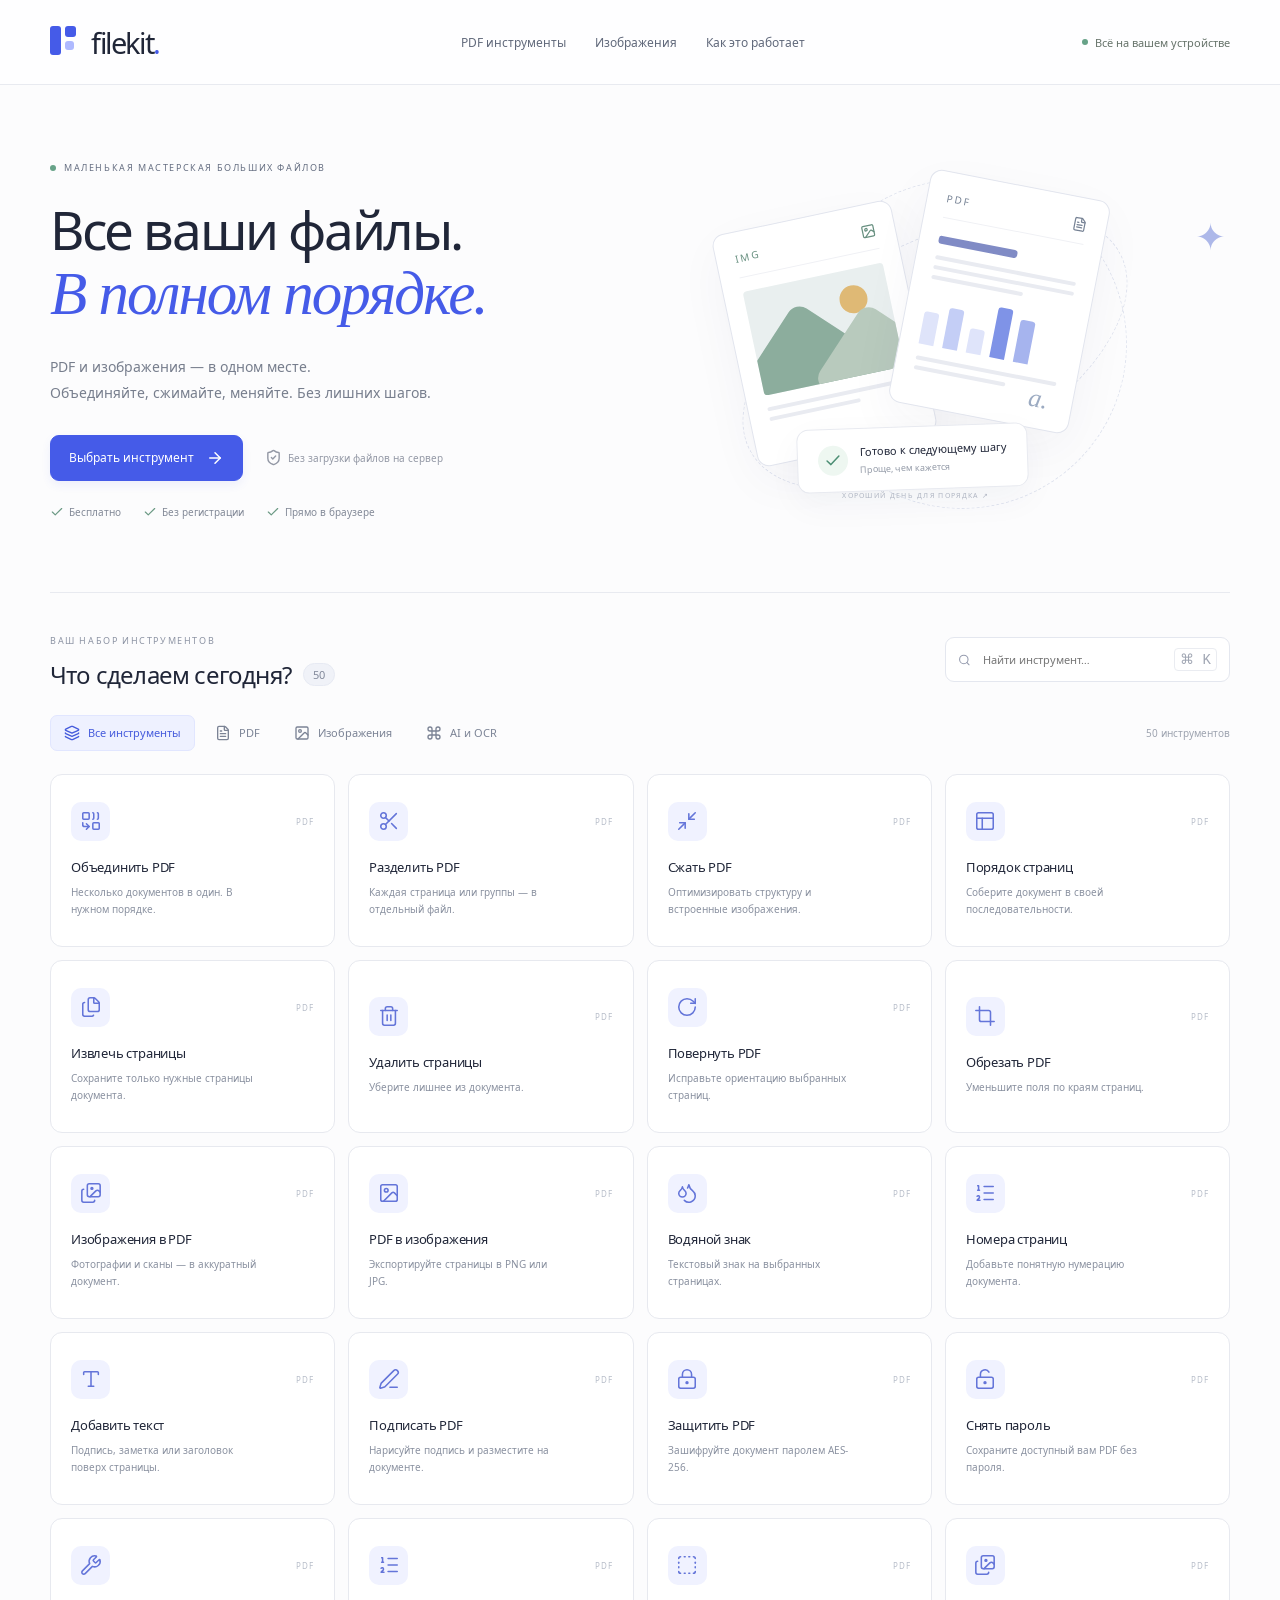
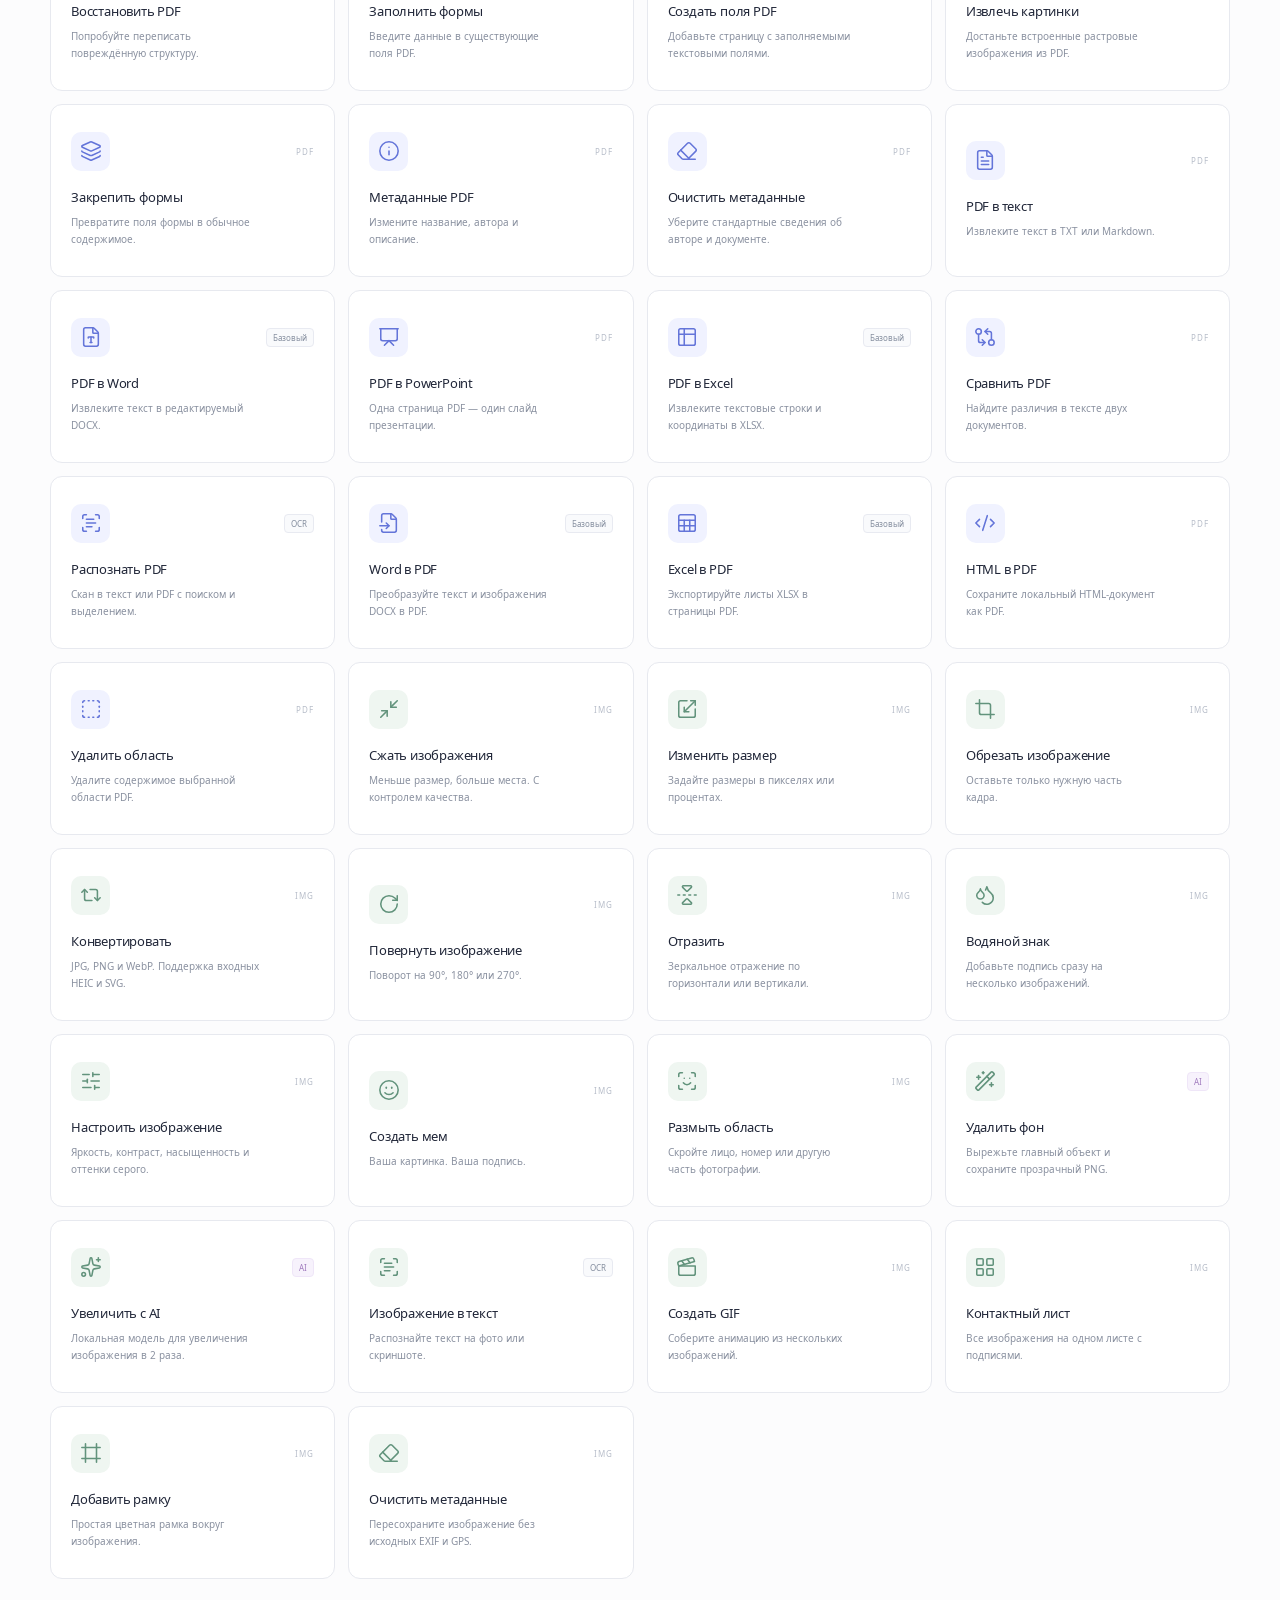
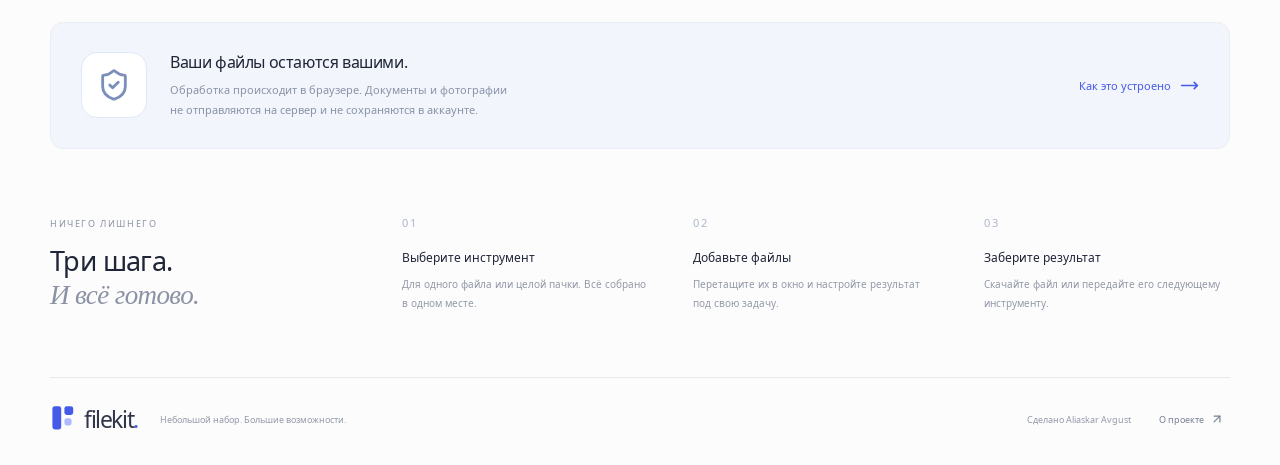
<file: index.html>
<!doctype html><html lang="ru"><head><meta charset="UTF-8"/><meta name="viewport" content="width=device-width,initial-scale=1.0"/><meta name="theme-color" content="#f7f8fc"/><meta name="description" content="FileKit — бесплатные инструменты PDF и изображений. Обработка файлов прямо в браузере."/><link rel="icon" href="./favicon.svg"/><title>FileKit — файлы в порядке</title>  <script type="module" crossorigin src="./assets/index-DW647LZd.js"></script>
  <link rel="stylesheet" crossorigin href="./assets/index-C4hDKosQ.css">
</head><body><div id="root"></div></body></html>
</file>
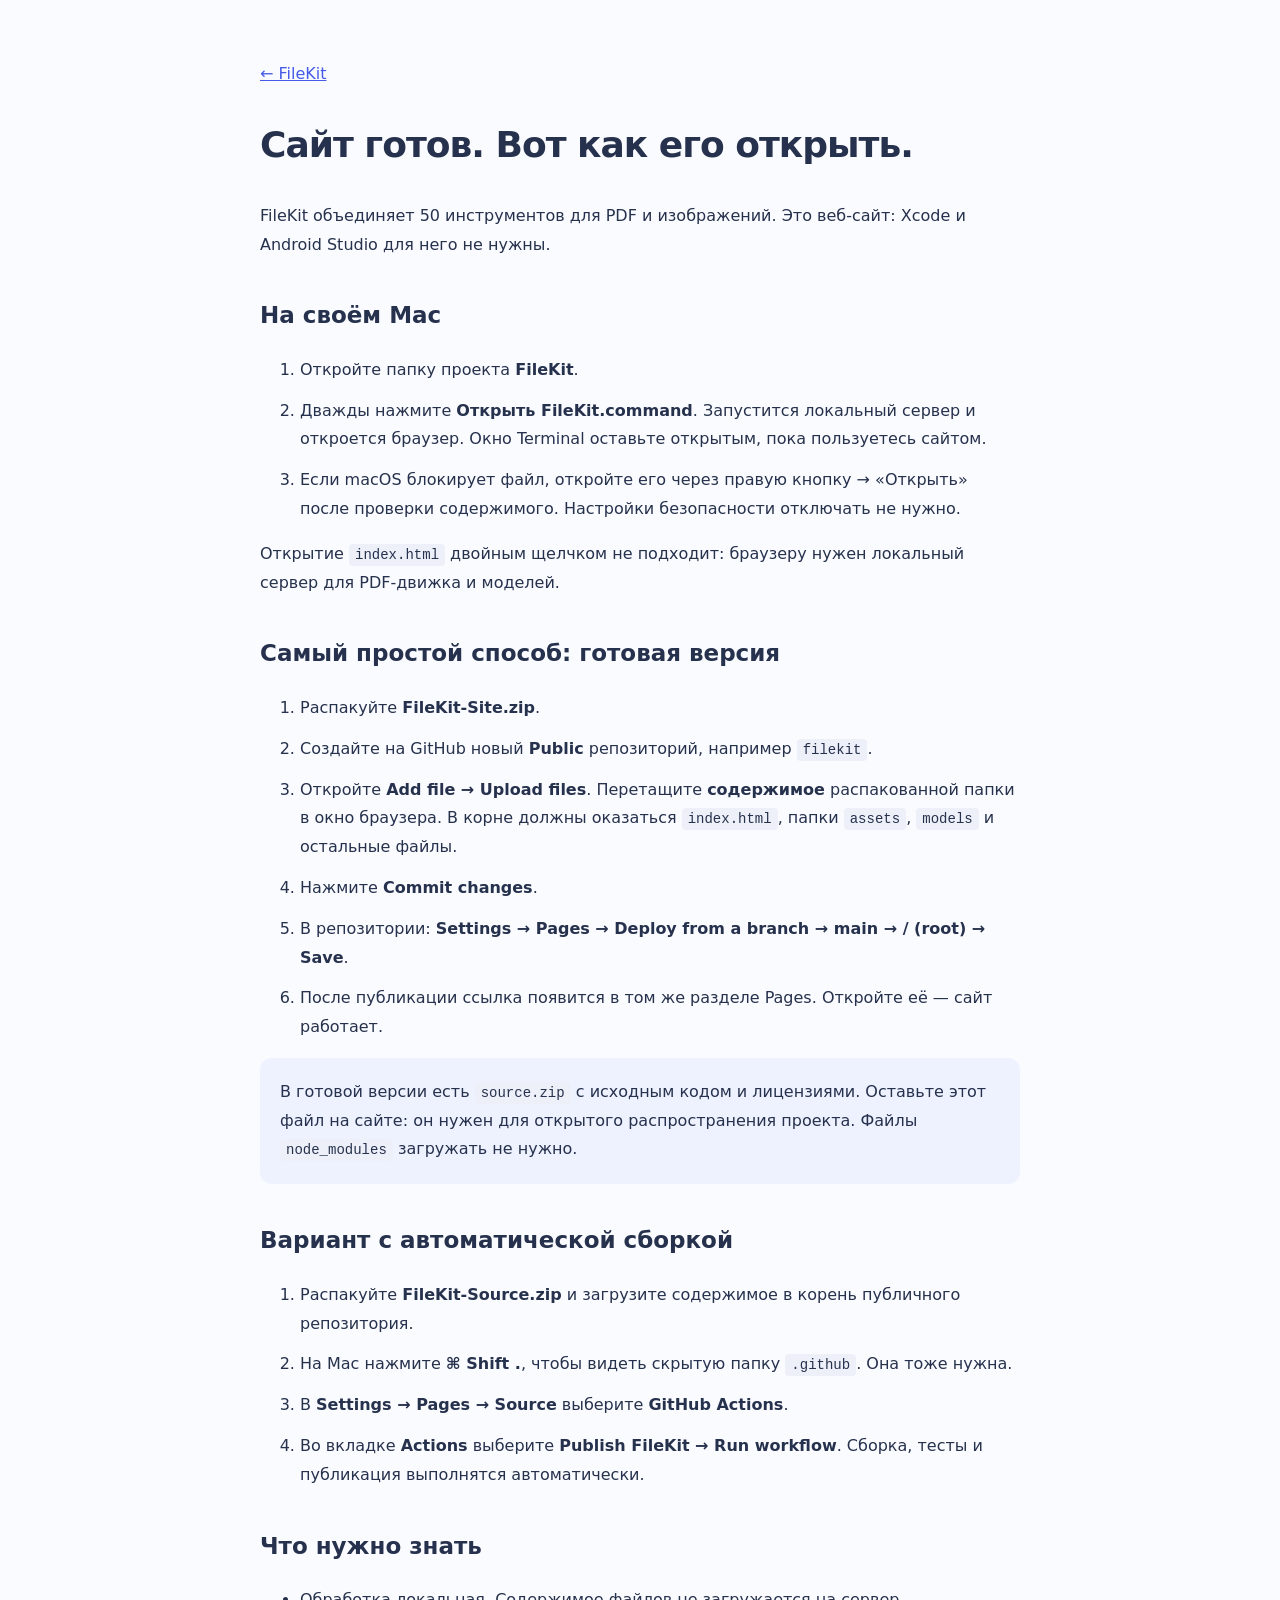
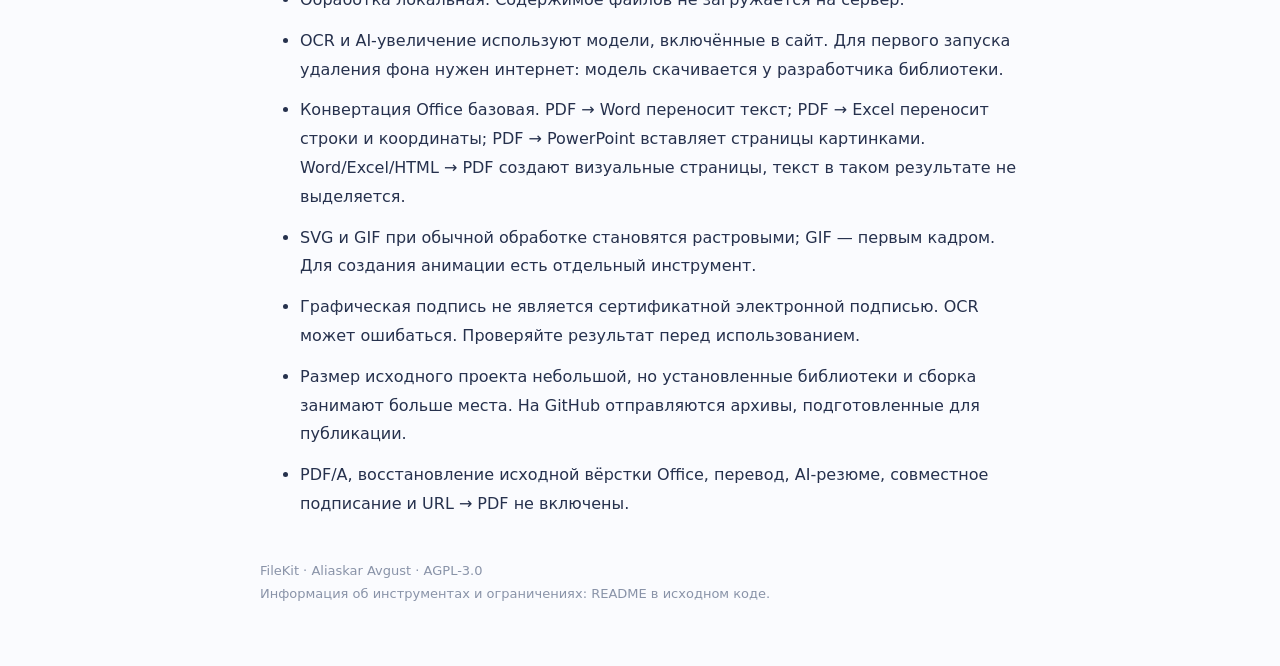
<file: guide.html>
<!doctype html><html lang="ru"><meta charset="utf-8"><meta name="viewport" content="width=device-width,initial-scale=1"><title>FileKit — запуск и GitHub</title><style>body{max-width:760px;margin:60px auto;padding:0 24px;font:16px/1.8 system-ui;color:#26314d;background:#fafbfe}h1{font-size:36px;letter-spacing:-1px}h2{margin-top:36px;font-size:23px}a{color:#455be8}li{margin:12px 0}code{background:#edf0f8;border-radius:4px;padding:3px 6px;font-size:14px}.note{background:#eef2ff;padding:20px;border-radius:12px}footer{font-size:13px;color:#8993a8;margin:40px 0}</style><a href="./">← FileKit</a><h1>Сайт готов. Вот как его открыть.</h1><p>FileKit объединяет 50 инструментов для PDF и изображений. Это веб-сайт: Xcode и Android Studio для него не нужны.</p><h2>На своём Mac</h2><ol><li>Откройте папку проекта <b>FileKit</b>.</li><li>Дважды нажмите <b>Открыть FileKit.command</b>. Запустится локальный сервер и откроется браузер. Окно Terminal оставьте открытым, пока пользуетесь сайтом.</li><li>Если macOS блокирует файл, откройте его через правую кнопку → «Открыть» после проверки содержимого. Настройки безопасности отключать не нужно.</li></ol><p>Открытие <code>index.html</code> двойным щелчком не подходит: браузеру нужен локальный сервер для PDF-движка и моделей.</p><h2>Самый простой способ: готовая версия</h2><ol><li>Распакуйте <b>FileKit-Site.zip</b>.</li><li>Создайте на GitHub новый <b>Public</b> репозиторий, например <code>filekit</code>.</li><li>Откройте <b>Add file → Upload files</b>. Перетащите <b>содержимое</b> распакованной папки в окно браузера. В корне должны оказаться <code>index.html</code>, папки <code>assets</code>, <code>models</code> и остальные файлы.</li><li>Нажмите <b>Commit changes</b>.</li><li>В репозитории: <b>Settings → Pages → Deploy from a branch → main → / (root) → Save</b>.</li><li>После публикации ссылка появится в том же разделе Pages. Откройте её — сайт работает.</li></ol><p class="note">В готовой версии есть <code>source.zip</code> с исходным кодом и лицензиями. Оставьте этот файл на сайте: он нужен для открытого распространения проекта. Файлы <code>node_modules</code> загружать не нужно.</p><h2>Вариант с автоматической сборкой</h2><ol><li>Распакуйте <b>FileKit-Source.zip</b> и загрузите содержимое в корень публичного репозитория.</li><li>На Mac нажмите <b>⌘ Shift .</b>, чтобы видеть скрытую папку <code>.github</code>. Она тоже нужна.</li><li>В <b>Settings → Pages → Source</b> выберите <b>GitHub Actions</b>.</li><li>Во вкладке <b>Actions</b> выберите <b>Publish FileKit → Run workflow</b>. Сборка, тесты и публикация выполнятся автоматически.</li></ol><h2>Что нужно знать</h2><ul><li>Обработка локальная. Содержимое файлов не загружается на сервер.</li><li>OCR и AI-увеличение используют модели, включённые в сайт. Для первого запуска удаления фона нужен интернет: модель скачивается у разработчика библиотеки.</li><li>Конвертация Office базовая. PDF → Word переносит текст; PDF → Excel переносит строки и координаты; PDF → PowerPoint вставляет страницы картинками. Word/Excel/HTML → PDF создают визуальные страницы, текст в таком результате не выделяется.</li><li>SVG и GIF при обычной обработке становятся растровыми; GIF — первым кадром. Для создания анимации есть отдельный инструмент.</li><li>Графическая подпись не является сертификатной электронной подписью. OCR может ошибаться. Проверяйте результат перед использованием.</li><li>Размер исходного проекта небольшой, но установленные библиотеки и сборка занимают больше места. На GitHub отправляются архивы, подготовленные для публикации.</li><li>PDF/A, восстановление исходной вёрстки Office, перевод, AI-резюме, совместное подписание и URL → PDF не включены.</li></ul><footer>FileKit · Aliaskar Avgust · AGPL-3.0<br>Информация об инструментах и ограничениях: README в исходном коде.</footer></html>
</file>
<file: assets/index-C4hDKosQ.css>
@font-face{font-family:Inter;src:url(./NotoSans-Regular-Dpf_lrdO.ttf)format("truetype");font-display:swap;font-weight:100 900}:root{color:#202638;font-synthesis:weight;--blue:#455be8;--muted:#777e8e;--line:#e8eaf0;--serif:Georgia,"Times New Roman",serif;background:#fcfcfd;font-family:Inter,-apple-system,BlinkMacSystemFont,Segoe UI,sans-serif;font-size:14px}*{box-sizing:border-box}body{margin:0}button,input,select,textarea{font:inherit}button,a,input,select,textarea{-webkit-tap-highlight-color:transparent}button{cursor:pointer;color:inherit;background:0 0;border:0}button:disabled{opacity:.42;cursor:not-allowed}a{color:var(--blue);text-decoration:none}button:focus-visible,a:focus-visible{outline-offset:4px;outline:3px solid #8c9cff}button,a{touch-action:manipulation}button{transition:background .16s,box-shadow .16s,transform .16s}h1,h2,h3,p{margin:0}input,select,textarea{min-width:0}input:focus,select:focus,textarea:focus{outline-offset:1px;outline:2px solid #8495ff}.shell{width:min(1180px,100% - 80px);margin:auto}.site-header{border-bottom:1px solid var(--line);background:#ffffffd9;height:85px}.header-inner{justify-content:space-between;align-items:center;gap:30px;height:100%;display:flex}.brand{letter-spacing:-1.4px;align-items:center;gap:10px;padding:0;font-size:29px;font-weight:800;display:inline-flex}.logo-dot{color:var(--blue)}.logo-symbol{width:31px;height:32px;display:block;position:relative}.logo-symbol i{background:var(--blue);border-radius:3px;width:11px;height:11px;position:absolute;top:0;left:0}.logo-symbol i:first-child{height:29px}.logo-symbol i:nth-child(2){left:15px}.logo-symbol i:nth-child(3){background:#aeb9ff;width:9px;height:9px;top:15px;left:15px}.site-header nav{gap:29px;margin-left:25px;display:flex}.site-header nav button{color:#61697b;padding:10px 0;font-size:12px}.site-header nav button:hover{color:var(--blue)}.header-status{color:#657269;align-items:center;gap:7px;font-size:11px;display:flex}.header-status>span,.hero-eyebrow>span{background:#67a288;border-radius:50%;width:6px;height:6px;display:inline-block}.hero{grid-template-columns:1.2fr 1fr;align-items:center;gap:30px;padding-top:76px;padding-bottom:73px;display:grid}.hero-eyebrow{letter-spacing:1.6px;color:#666f82;align-items:center;gap:8px;margin-bottom:26px;font-size:9px;font-weight:700;display:flex}.hero h1{letter-spacing:-2.4px;font-size:53px;font-weight:600;line-height:1.13}.hero em{font-family:var(--serif);color:var(--blue);letter-spacing:-2px;font-size:61px;font-weight:400}.hero-copy>p{color:#777e8d;margin-top:25px;font-size:14px;line-height:1.9}.hero-actions{align-items:center;gap:22px;margin-top:28px;display:flex}.primary{background:var(--blue);color:#fff;border:1px solid var(--blue);border-radius:9px;justify-content:center;align-items:center;gap:12px;min-height:46px;padding:12px 18px;font-size:12px;font-weight:600;display:inline-flex;box-shadow:0 4px 10px #455be814}.primary:hover:not(:disabled){background:#344bd2;transform:translateY(-1px);box-shadow:0 5px 15px #455be82e}.hero-actions>span{color:#9398a5;align-items:center;gap:6px;font-size:10px;display:flex}.hero-bottom{color:#828997;gap:22px;margin-top:24px;font-size:10px;display:flex}.hero-bottom span{align-items:center;gap:5px;display:flex}.hero-bottom svg{color:#6b9984}.hero-art{isolation:isolate;height:330px;position:relative}.orbit{z-index:-1;border:1px dashed #e0e4ef;border-radius:50%;position:absolute}.orbit-one{width:330px;height:330px;top:4px;left:90px}.orbit-two{width:420px;height:220px;top:67px;left:18px;transform:rotate(-28deg)}.art-card{background:#fff;border:1px solid #e2e5ee;border-radius:12px;width:183px;height:237px;padding:19px;position:absolute;box-shadow:0 18px 50px #27375a0b}.art-image{top:40px;left:26px;transform:rotate(-12deg)}.art-pdf{top:8px;left:201px;transform:rotate(11deg)}.art-type{letter-spacing:2px;color:#778395;border-bottom:1px solid #f0f1f5;justify-content:space-between;padding-bottom:11px;font-size:10px;font-weight:700;display:flex}.art-image .art-type{color:#689080}.abstract-image{background:#e9efef;border-radius:4px;height:106px;margin-top:14px;position:relative;overflow:hidden}.abstract-image span{background:#dfb975;border-radius:50%;width:28px;height:28px;position:absolute;top:16px;right:22px}.abstract-image i{background:#8cad9d;border-radius:13px;width:120px;height:120px;position:absolute;top:45px;left:-10px;transform:rotate(45deg)}.abstract-image b{background:#b8cabd;border-radius:13px;width:95px;height:95px;position:absolute;top:55px;left:70px;transform:rotate(45deg)}.art-lines{flex-direction:column;gap:6px;margin-top:12px;display:flex}.art-lines i{background:#e9ebf1;border-radius:5px;width:100%;height:4px}.art-lines i:last-child{width:65%}.pdf-heading{background:#808bc5;border-radius:3px;width:80px;height:8px;margin-top:18px}.pdf-chart{align-items:flex-end;gap:9px;height:51px;margin-top:15px;display:flex}.pdf-chart i{background:#dfe4fa;border-radius:3px 3px 0 0;width:15px;height:65%}.pdf-chart i:nth-child(2){background:#c4cef6;height:80%}.pdf-chart i:nth-child(3){height:50%}.pdf-chart i:nth-child(4){background:#7f93e7;height:100%}.pdf-chart i:nth-child(5){background:#a6b4ee;height:85%}.pdf-signature{color:#9cabc2;font-family:Georgia,serif;font-size:26px;font-style:italic;position:absolute;bottom:14px;right:24px}.art-done{background:#fff;border:1px solid #e8eaf0;border-radius:12px;align-items:center;gap:12px;padding:15px 20px;font-size:11px;display:flex;position:absolute;top:251px;left:90px;transform:rotate(-2deg);box-shadow:0 12px 35px #2137670b}.art-done>span{color:#4c8e74;background:#eef7f1;border-radius:50%;padding:6px;display:flex}.art-done small{color:#939aa7;margin-top:4px;font-size:9px;display:block}.art-label{letter-spacing:1.3px;color:#b0b6c3;font-size:7px;position:absolute;top:316px;left:135px}.art-spark{color:#adb8e9;font-size:37px;position:absolute;top:35px;right:4px}.catalog{scroll-margin-top:24px}.catalog-heading{border-top:1px solid var(--line);justify-content:space-between;align-items:center;gap:30px;padding-top:36px;display:flex}.eyebrow{letter-spacing:1.6px;color:#8d94a4;font-size:9px;font-weight:600}.catalog-heading h2{letter-spacing:-.8px;align-items:center;gap:12px;margin-top:10px;font-size:24px;font-weight:600;display:flex}.catalog-heading h2>span{letter-spacing:0;color:#81889a;background:#f0f2f8;border:1px solid #e7eaf3;border-radius:20px;padding:3px 9px;font-size:11px;font-weight:400}.search{color:#959bae;background:#fff;border:1px solid #e4e7ef;border-radius:9px;align-items:center;gap:10px;width:285px;padding:10px 12px;display:flex}.search input{color:#3c455b;background:0 0;border:0;width:100%;font-size:11px;outline:0!important}.search kbd{white-space:nowrap;color:#a0a6b3;border:1px solid #eaecf1;border-radius:4px;padding:2px 5px;font:10px inherit}.catalog-bar{justify-content:space-between;align-items:center;margin:24px 0 23px;display:flex}.filters{gap:6px;display:flex}.filters button{color:#7b8395;border:1px solid #0000;border-radius:7px;align-items:center;gap:8px;padding:9px 13px;font-size:11px;display:flex}.filters button.active{color:#455bdc;background:#eef1ff;border-color:#e1e6ff}.filters button:hover{background:#f0f2f8}.catalog-count{color:#9da3af;font-size:10px}.tools-grid{grid-template-columns:repeat(4,minmax(0,1fr));gap:13px;display:grid}.tool-card{text-align:left;background:#fff;border:1px solid #e7e9ef;border-radius:12px;min-height:173px;padding:22px 20px;position:relative;overflow:hidden}.tool-card:hover{border-color:#b8c3f5;transform:translateY(-3px);box-shadow:0 10px 24px #22336009}.tool-card h3{letter-spacing:-.2px;margin-top:17px;padding-right:3px;font-size:13px;font-weight:600}.tool-card p{color:#8a91a0;max-width:190px;margin-top:8px;font-size:10px;line-height:1.75}.card-top{justify-content:space-between;align-items:center;display:flex}.tool-icon{border-radius:10px;flex-shrink:0;justify-content:center;align-items:center;width:39px;height:39px;display:inline-flex}.tool-icon.pdf{color:#6475d9;background:#f0f2ff}.tool-icon.image{color:#62937c;background:#eff6f1}.card-category{letter-spacing:1px;color:#b7bdc9;font-size:8px}.badge{color:#8790a0;letter-spacing:0;background:#f9fafc;border:1px solid #e8eaf1;border-radius:4px;padding:3px 6px;font-size:8px;font-weight:500}.badge.ai{color:#a07bbe;background:#f7f2fc;border-color:#efe6f8}.card-arrow{color:#c1c7d4;opacity:0;position:absolute;bottom:21px;right:19px}.tool-card:hover .card-arrow{opacity:1}.privacy-band{background:#f2f5fb;border:1px solid #e9edf5;border-radius:13px;align-items:center;gap:23px;margin-top:43px;padding:28px 30px;display:flex}.privacy-mark{color:#7c8fbb;background:#fff;border:1px solid #e0e7f6;border-radius:16px;flex-shrink:0;justify-content:center;align-items:center;width:66px;height:66px;display:flex}.privacy-band h2{letter-spacing:-.4px;font-size:16px;font-weight:600}.privacy-band p{color:#8993a7;margin-top:7px;font-size:11px;line-height:1.8}.privacy-band>.text-button{white-space:nowrap;margin-left:auto;font-size:11px}.text-button{color:var(--blue);align-items:center;gap:9px;padding:0;font-size:12px;display:inline-flex}.text-button:hover{text-decoration:underline}.how{grid-template-columns:1.25fr 1fr 1fr 1fr;gap:45px;padding-top:63px;padding-bottom:64px;display:grid}.how h2{letter-spacing:-.6px;margin-top:13px;font-size:27px;font-weight:500;line-height:1.25}.how h2 em{color:#8a92a4;font-family:Georgia,serif;font-weight:400}.step-number{color:#acb5c9;letter-spacing:2px;font-size:11px}.how h3{margin-top:18px;font-size:12px;font-weight:600}.how p{color:#9299a6;margin-top:9px;font-size:10px;line-height:1.9}.site-footer{border-top:1px solid var(--line);justify-content:space-between;align-items:center;gap:20px;padding-top:25px;padding-bottom:30px;display:flex}.site-footer>div{align-items:center;gap:22px;display:flex}.site-footer .brand{font-size:23px}.site-footer .logo-symbol{width:24px;transform:scale(.8)}.site-footer span:not(.logo-symbol,.logo-dot){color:#949baa;font-size:9px}.site-footer .brand span:not(.logo-symbol,.logo-dot){color:#30364a;font-size:23px}.site-footer button:not(.brand){color:#767f93;align-items:center;gap:6px;font-size:9px;display:flex}.empty-search{text-align:center;color:#929aad;padding:60px}.empty-search h3{color:#404960;margin:15px}.empty-search button{margin-top:20px}.secondary{color:#5c6681;background:#fff;border:1px solid #e0e4ed;border-radius:8px;justify-content:center;align-items:center;gap:8px;padding:10px 15px;font-size:12px;display:inline-flex}.secondary:hover{background:#f6f7fb}.secondary.small{padding:7px 10px;font-size:11px}.workspace{min-height:calc(100vh - 190px);padding-top:26px;padding-bottom:75px}.back{color:#8891a3;align-items:center;gap:8px;padding:0;font-size:11px;display:inline-flex}.workspace-heading{align-items:center;gap:18px;margin-top:33px;margin-bottom:32px;display:flex}.workspace-heading>.tool-icon{border-radius:15px;width:62px;height:62px}.workspace-heading .eyebrow{align-items:center;gap:10px;display:flex}.workspace h1{letter-spacing:-1px;margin:6px 0;font-size:31px;font-weight:600}.workspace-heading p{color:#8b93a1;font-size:12px}.workspace-grid{grid-template-columns:minmax(0,1fr) 325px;align-items:start;gap:24px;display:grid}.work-main{min-width:0}.dropzone{background:linear-gradient(135deg,#fafbff,#f7f8fc);border:1.5px dashed #cbd2e7;border-radius:15px;flex-direction:column;justify-content:center;align-items:center;width:100%;min-height:449px;padding:28px;display:flex}.dropzone:hover,.dropzone.dragging{border-color:var(--blue);background:#f1f4ff}.dropzone h2{letter-spacing:-.6px;margin-top:18px;font-size:21px;font-weight:600}.dropzone p{color:#8892a8;margin-top:10px;font-size:12px}.dropzone .primary{margin-top:24px}.dropzone small{color:#a3aaba;max-width:340px;margin-top:18px;font-size:9px;line-height:2}.upload-illustration{justify-content:center;align-items:center;width:84px;height:93px;display:flex;position:relative}.upload-paper{color:#acb8de;background:#fff;border:1px solid #e1e7f6;border-radius:9px;justify-content:center;align-items:center;width:66px;height:82px;display:flex;transform:rotate(-8deg);box-shadow:0 8px 24px #d4dcf333}.upload-illustration>span{color:#fff;background:#455be8;border:4px solid #f7f9ff;border-radius:50%;justify-content:center;align-items:center;width:34px;height:34px;display:flex;position:absolute;bottom:0;right:-2px}.settings-panel{border:1px solid var(--line);background:#fff;border-radius:13px;padding:22px;position:sticky;top:20px}.settings-title{justify-content:space-between;align-items:center;margin-bottom:23px;display:flex}.settings-title h2{font-size:14px;font-weight:600}.settings-title button{color:#9aa3b5;padding:0}.auto-settings{color:#8e96a6;margin:10px 0 25px;font-size:12px;line-height:1.9}.options{border:0;min-width:0;margin:0;padding:0}.field{color:#6e7890;flex-direction:column;gap:8px;margin-bottom:19px;font-size:11px;display:flex}.field>span{justify-content:space-between;align-items:center;display:flex}.field b{color:var(--blue);font-weight:500}.field input:not([type=checkbox],[type=range],[type=color]),.field select,.field textarea,.next-tool select{color:#3e4a65;background:#fcfcfe;border:1px solid #e2e6ef;border-radius:7px;width:100%;padding:10px 11px;font-size:12px}.field input[type=color]{border:1px solid var(--line);background:#fff;border-radius:7px;width:100%;height:37px;padding:3px}.field input[type=range]{accent-color:var(--blue);width:100%;margin:5px 0}.field small{color:#a0a7b5;font-size:10px;line-height:1.6}.field.check-field{flex-direction:row;justify-content:space-between}.field.check-field input{accent-color:var(--blue);width:16px;height:16px}.tool-note{color:#8a93a6;background:#f7f8fc;border-radius:8px;align-items:flex-start;gap:9px;margin:18px 0;padding:12px;font-size:10px;line-height:1.75;display:flex}.tool-note svg{flex-shrink:0;margin-top:2px}.tiny-note{color:#a4abba;margin:14px 0;font-size:9px;line-height:1.7}.run{width:100%;margin-top:5px}.local-note{color:#9aa4b4;justify-content:center;align-items:center;gap:8px;margin-top:19px;font-size:9px;line-height:1.7;display:flex}.local-note svg{color:#86a69a}.file-toolbar{color:#65708a;justify-content:space-between;align-items:center;margin-bottom:12px;font-size:11px;display:flex}.muted{color:#9ca4b3}.file-list{flex-direction:column;gap:7px;max-height:240px;margin-bottom:19px;display:flex;overflow:auto}.file-row{background:#fff;border:1px solid #e6e9f1;border-radius:8px;justify-content:space-between;align-items:center;gap:10px;padding:5px 8px;display:flex}.file-row.selected{background:#f8f9ff;border-color:#bbc7f5}.file-name{text-align:left;color:#687794;flex:1;align-items:center;gap:10px;min-width:0;padding:7px 5px;display:flex}.file-name>span{text-overflow:ellipsis;white-space:nowrap;color:#526079;font-size:11px;overflow:hidden}.file-name small{color:#a4abb9;margin-top:4px;font-size:9px;display:block}.file-name svg{flex-shrink:0}.file-actions{gap:1px;display:flex}.file-actions button{color:#98a3b8;padding:5px}.file-actions button:hover{color:#455be8;background:#eef1fb;border-radius:4px}.preview{background:#f1f3f8;border:1px solid #e6e9f1;border-radius:11px;overflow:hidden}.preview-top{color:#8b96ac;background:#f9fafe;border-bottom:1px solid #e6e9f1;justify-content:space-between;padding:12px 17px;font-size:10px;display:flex}.preview-stage{justify-content:center;align-items:center;min-height:260px;max-height:650px;padding:28px;display:flex;overflow:auto}.preview-image{max-width:100%;max-height:560px;line-height:0;position:relative;box-shadow:0 7px 20px #32456912}.preview-image img{object-fit:contain;max-width:100%;max-height:560px;display:block}.preview-placeholder{text-align:center;color:#8d9bb5;max-width:420px;padding:40px 20px;font-size:11px;line-height:1.8}.preview-placeholder p{margin-top:14px}.select-area{cursor:crosshair;touch-action:none;overflow:hidden}.selection-box{pointer-events:none;background:#f36a6830;border:2px solid #f36a68;position:absolute}.preview-hint{color:#8996ad;padding:0 18px 15px;font-size:10px;line-height:1.7}.pagination{color:#828ea5;border-top:1px solid #e4e8f1;justify-content:center;align-items:center;gap:20px;padding:10px;font-size:11px;display:flex}.pagination button{padding:5px;display:flex}.result-panel{background:#f5faf7;border:1px solid #cfe5da;border-radius:11px;margin:20px 0;padding:23px}.result-title{align-items:center;gap:13px;margin-bottom:20px;display:flex}.success-icon{color:#599578;background:#e3f2e9;border-radius:50%;flex-shrink:0;justify-content:center;align-items:center;width:40px;height:40px;display:flex}.result-title h2{letter-spacing:-.5px;font-size:18px;font-weight:600}.result-title p{color:#8eab9b;margin-top:6px;font-size:11px}.result-panel>.primary{background:#4c8c70;border-color:#4c8c70}.result-panel details{margin-top:20px}.result-panel summary{cursor:pointer;color:#68917d;align-items:center;gap:8px;font-size:11px;display:flex}.result-list{max-height:220px;margin-top:10px;overflow:auto}.result-list button{color:#6f9180;text-align:left;border-bottom:1px solid #e1ece5;justify-content:space-between;align-items:center;gap:15px;width:100%;padding:9px 0;font-size:10px;display:flex}.result-list span{word-break:break-word}.next-tool{flex-direction:column;gap:8px;margin-top:20px;display:flex}.next-tool label{color:#789487;font-size:10px}.next-tool select{background:#ffffffb0;font-size:11px}.result-preview-label{color:#6b7891;justify-content:space-between;margin:18px 0 10px;font-size:11px;display:flex}.result-preview-label button{font-size:10px}.error{color:#ad6360;overflow-wrap:anywhere;background:#fff2f1;border:1px solid #f3dad8;border-radius:8px;margin-bottom:17px;padding:13px;font-size:11px;line-height:1.8}.processing{color:#6b7793;font-size:11px}.processing>div{align-items:center;gap:8px;line-height:1.7;display:flex}.processing progress{width:100%;height:7px;accent-color:var(--blue);margin:15px 0}.processing .secondary{width:100%}.spin{animation:1s linear infinite spin}@keyframes spin{to{transform:rotate(360deg)}}.signature{margin-bottom:20px}.signature canvas{touch-action:none;background:#fafbfe;border:1px dashed #d7dff0;border-radius:7px;width:100%;height:auto;margin:9px 0}.field-label{color:#6e7890;font-size:11px}.signature button{font-size:10px}.modal-backdrop{z-index:30;-webkit-backdrop-filter:blur(5px);backdrop-filter:blur(5px);background:#141b3650;justify-content:center;align-items:center;padding:24px;display:flex;position:fixed;inset:0}.about-modal{background:#fff;border-radius:18px;width:520px;max-height:90vh;padding:36px;position:relative;overflow:auto;box-shadow:0 30px 100px #16213922}.modal-close{color:#919aaa;position:absolute;top:20px;right:20px}.about-modal h2{letter-spacing:-.7px;margin:20px 0 12px;font-size:23px}.about-modal>p{color:#8b94a6;font-size:12px;line-height:1.9}.about-item{gap:15px;margin-top:22px;display:flex}.about-item>svg{color:#94a3c6;flex-shrink:0;width:20px}.about-item b{font-size:12px;font-weight:600}.about-item p{color:#939bae;margin-top:5px;font-size:11px;line-height:1.9}.about-modal>.secondary{width:100%;margin-top:25px;font-size:11px}.about-modal>.license-note{margin-top:18px;font-size:9px}.document-render{color:#111;background:#fff;width:760px;padding:20px;font:14px/1.7 Inter,sans-serif;position:fixed;top:0;left:-10000px}.document-render img{max-width:100%}.document-render table{border-collapse:collapse;table-layout:fixed;width:100%;font-size:10px}.document-render td,.document-render th{overflow-wrap:anywhere;border:1px solid #bbb;padding:5px}.document-render p{margin:0 0 12px}.document-render h1,.document-render h2,.document-render h3{margin:16px 0 8px}@media (width>=1500px){.hero{padding-top:93px;padding-bottom:90px}.hero h1{font-size:57px}.hero em{font-size:65px}.hero-art{margin-left:30px}}@media (width<=1100px){.shell{width:calc(100% - 48px)}.header-status{display:none}.hero h1{font-size:43px}.hero em{font-size:50px}.hero-art{transform-origin:100%;transform:scale(.9)}.hero-actions{flex-direction:column;align-items:flex-start;gap:15px}.tools-grid{grid-template-columns:repeat(3,minmax(0,1fr))}.hero{gap:0}.workspace-grid{grid-template-columns:minmax(0,1fr) 290px}.how{gap:25px}.site-footer>div{gap:15px}}@media (width<=800px){.hero-art{display:none}.hero{padding-top:50px;padding-bottom:50px;display:block}.hero-actions{flex-direction:row;align-items:center}.hero h1{font-size:48px}.hero em{font-size:56px}.tools-grid{grid-template-columns:repeat(2,minmax(0,1fr))}.catalog-heading{align-items:flex-start;gap:20px}.search{width:230px;margin-top:10px}.workspace-grid{grid-template-columns:1fr}.settings-panel{position:static}.options{grid-template-columns:1fr 1fr;gap:0 20px;display:grid}.privacy-band{gap:16px;padding:23px}.privacy-band>.text-button{display:none}.how{grid-template-columns:1fr 1fr;gap:35px}.site-footer>div{flex-direction:column;align-items:flex-start;gap:10px}.site-footer>div:last-child{align-items:flex-end}.dropzone{min-height:360px}.signature{max-width:350px}.preview-stage{max-height:500px}.preview-image,.preview-image img{max-height:410px}}@media (width<=540px){.shell{width:calc(100% - 34px)}.site-header{height:70px}.site-header nav{gap:15px;margin:0}.site-header nav button{font-size:10px}.site-header nav button:last-child{display:none}.brand{gap:7px;font-size:25px}.logo-symbol{width:28px;transform:scale(.85)}.hero{padding-top:40px;padding-bottom:35px}.hero-eyebrow{letter-spacing:1.05px;margin-bottom:22px;font-size:7px}.hero h1{letter-spacing:-1.6px;font-size:35px}.hero em{letter-spacing:-1.4px;font-size:41px}.hero-copy>p{margin-top:20px;font-size:12px}.hero-actions{flex-direction:column;align-items:flex-start;gap:15px;margin-top:23px}.hero-bottom{gap:15px;margin-top:20px;font-size:8px}.hero-actions>span{font-size:9px}.catalog-heading{padding-top:27px;display:block}.catalog-heading h2{font-size:22px}.search{width:100%;margin-top:20px;padding:11px}.catalog-bar{margin-top:17px;margin-bottom:18px}.filters{justify-content:space-between;gap:3px;width:100%}.filters button{gap:5px;padding:8px 9px;font-size:9px}.filters svg{width:13px}.catalog-count{display:none}.tools-grid{gap:9px}.tool-card{border-radius:10px;min-height:172px;padding:15px 13px}.tool-card h3{margin-top:14px;font-size:11px;line-height:1.55}.tool-card p{font-size:9px;line-height:1.7}.tool-icon{border-radius:8px;width:34px;height:34px}.tool-icon svg{width:19px}.card-category,.badge{font-size:7px}.privacy-band{align-items:flex-start;gap:13px;margin-top:27px;padding:19px}.privacy-mark{border-radius:10px;width:38px;height:43px}.privacy-mark svg{width:24px}.privacy-band h2{font-size:13px;line-height:1.5}.privacy-band p{font-size:9px}.desktop-break{display:none}.how{gap:26px 23px;padding:35px 0}.how h2{font-size:23px}.how h3{margin-top:13px;font-size:11px}.how p{font-size:9px}.how .eyebrow{font-size:7px}.site-footer{align-items:flex-start;gap:15px;padding-bottom:23px}.site-footer span:not(.logo-symbol,.logo-dot){font-size:8px}.site-footer>div:first-child>span{max-width:130px;line-height:1.8}.workspace{padding-top:20px;padding-bottom:40px}.workspace-heading{align-items:flex-start;gap:12px;margin-top:26px;margin-bottom:25px}.workspace-heading>.tool-icon{border-radius:11px;width:45px;height:45px}.workspace h1{margin-top:7px;font-size:24px;line-height:1.3}.workspace-heading p{font-size:10px;line-height:1.7}.workspace-heading .eyebrow{letter-spacing:1px;font-size:7px}.workspace-grid{gap:18px}.dropzone{min-height:340px;padding:25px 15px}.dropzone h2{font-size:19px}.dropzone p{max-width:240px;font-size:10px;line-height:1.8}.settings-panel{padding:20px}.options{display:block}.preview-stage{min-height:240px;padding:17px}.result-title h2{font-size:15px}.result-panel{padding:17px}.result-title p{font-size:10px}.result-panel>.primary{width:100%}.file-name>span{font-size:10px}.file-actions button{padding:4px}.about-modal{max-height:90vh;padding:26px}.about-modal h2{font-size:21px}.about-modal>p{font-size:11px}.modal-backdrop{padding:16px}.about-item p{font-size:10px}.catalog .eyebrow{font-size:8px}}@media (prefers-reduced-motion:reduce){*,:before,:after{scroll-behavior:auto!important;transition:none!important;animation:none!important}}
</file>
